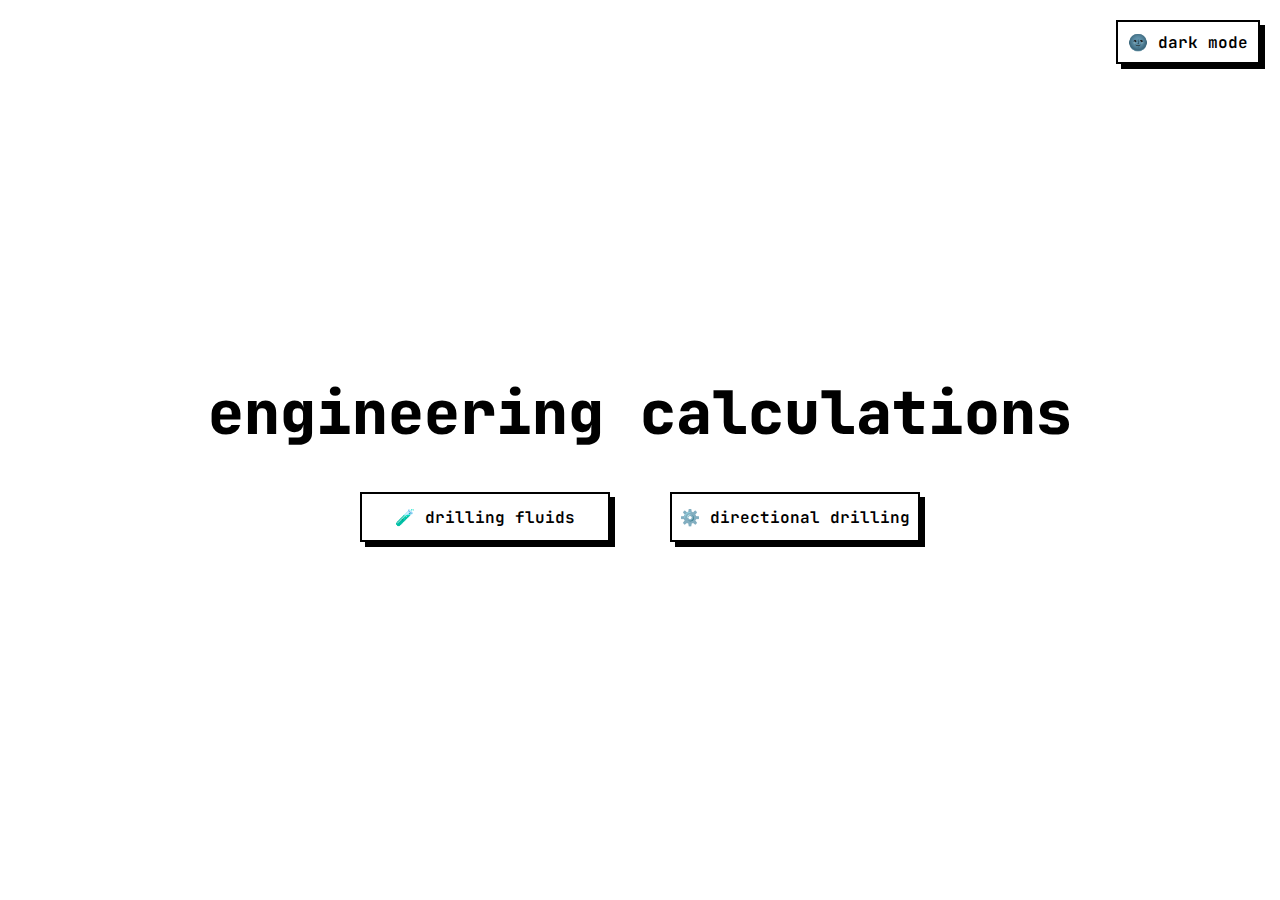
<file: index.html>
<!DOCTYPE html>
<html lang="en">
<head>
    <meta charset="UTF-8">
    <meta http-equiv="X-UA-Compatible" content="IE=edge">
    <meta name="viewport" content="width=device-width, initial-scale=1.0">
    <link rel="stylesheet" href="style.css">
    <link rel="icon" href="img/Man%20Technologist.png">
    <title>engineering calculations</title>
</head>
<body>
    <div class="main-container">
        <div class="container-item header">
            <div class="header-items mode" onclick="stillInWork()"><a>🌚 dark mode</a></div>
        </div>
        <div class="container-item paragraph">
            <div class="paragraph-item">engineering calculations</div>
        </div>
        <div class="container-item buttons">
            <div class="buttons-item"><a class="pages" href="index_df.html"><button class="button1">🧪 drilling fluids</button></a></div>
            <div class="buttons-item"><a class="pages" href="#"><button class="button2" onclick="stillInWork()">⚙️ directional drilling</button></a></div>
        </div>
    </div>

    <script src="script.js"></script>
</body>
</html>
</file>
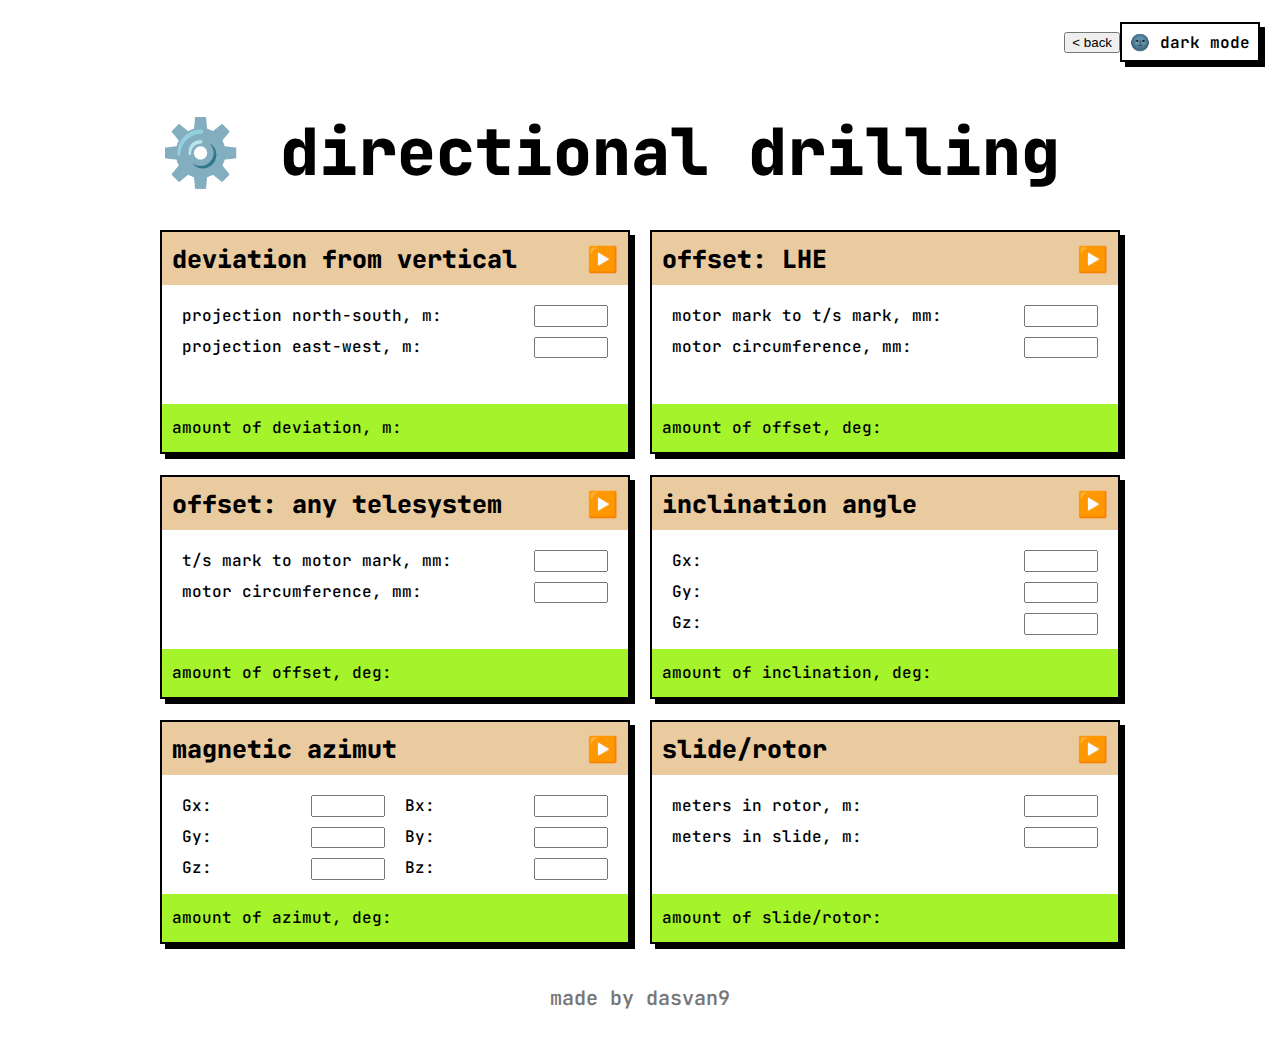
<file: index_dd.html>
<!DOCTYPE html>
<html lang="en">
<head>
    <meta charset="UTF-8">
    <meta http-equiv="X-UA-Compatible" content="IE=edge">
    <meta name="viewport" content="width=device-width, initial-scale=1.0 user-scalable=no">
    <link rel="stylesheet" href="style_dd.css">
    <link rel="icon" href="img/Gear.png">
    <title>directional drilling</title>
</head>
<body>
<div class="main-container">
    <div class="container-item header header-line">
        <div class="header-items"><a href="index.html"><button class="buttonAll back">< back</button></a></div>
        <div class="header-items" onclick="changeTheme()"><button class="buttonAll mode">🌚 dark mode</button></div>
    </div>
    <div class="container-item body">
        <div class="body-item paragraph">⚙️ directional drilling</div>
        <div class="body-item items">
            <div class="body-items one">
                <div class="grid">
                    <div class="one-item one-head">deviation from vertical</div>
                    <div class="grid-item play" onclick="deviationFromVertical()">▶️</div>
                </div>
                <div class="one-item one-body">
                    <div class="one-body-left">
                        <div class="one-body-left-item">projection north-south, m: </div>
                        <div class="one-body-left-item">projection east-west, m: </div>
                    </div>
                    <div class="one-body-right">
                        <div class="one-body-right-container"><input type="number" class="projectionNorthSouth"></div>
                        <div class="one-body-right-container"><input type="number" class="projectionEastWest"></div>
                    </div>
                </div>
                <div class="one-item one-foot">
                    <div class="one-foot-item-amount">amount of deviation, m:</div>
                    <div class="one-foot-item"><p class="one-foot-item-p amount-p deviationFromVertical"></p></div>
                </div>
            </div>
            <div class="body-items two">
                <div class="grid">
                    <div class="one-item one-head">offset: LHE</div>
                    <div class="grid-item play" onclick="offsetLHE()">▶️</div>
                </div>
                <div class="one-item one-body">
                    <div class="one-body-left">
                        <div class="one-body-left-item">motor mark to t/s mark, mm: </div>
                        <div class="one-body-left-item">motor circumference, mm: </div>
                    </div>
                    <div class="one-body-right">
                        <div class="one-body-right-container"><input type="number" class="telemetrySystemMark"></div>
                        <div class="one-body-right-container"><input type="number" class="downholeMotorCircumference"></div>
                    </div>
                </div>
                <div class="one-item one-foot">
                    <div class="one-foot-item-amount">amount of offset, deg:</div>
                    <div class="one-foot-item"><p class="one-foot-item-p amount-p annulusVelocity offsetLHE"></p></div>
                </div>
            </div>
            <div class="body-items three">
                <div class="grid">
                    <div class="one-item one-head">offset: any telesystem</div>
                    <div class="grid-item play" onclick="offsetAny()">▶️</div>
                </div>
                <div class="one-item one-body">
                    <div class="one-body-left">
                        <div class="one-body-left-item">t/s mark to motor mark, mm: </div>
                        <div class="one-body-left-item">motor circumference, mm: </div>
                    </div>
                    <div class="one-body-right">
                        <div class="one-body-right-container"><input type="number" class="markToMotor"></div>
                        <div class="one-body-right-container"><input type="number" class="motorCircumference"></div>
                    </div>
                </div>
                <div class="one-item one-foot">
                    <div class="one-foot-item-amount">amount of offset, deg:</div>
                    <div class="one-foot-item"><p class="one-foot-item-p amount-p offsetAny"></p></div>
                </div>
            </div>
            <div class="body-items four">
                <div class="grid">
                    <div class="one-item one-head">inclination angle</div>
                    <div class="grid-item play" onclick="inclinationAngle()">▶️</div>
                </div>
                <div class="one-item one-body">
                    <div class="one-body-left">
                        <div class="one-body-left-item">Gx: </div>
                        <div class="one-body-left-item">Gy: </div>
                        <div class="one-body-left-item">Gz: </div>
                    </div>
                    <div class="one-body-right">
                        <div class="one-body-right-container"><input type="number" class="Gx"></div>
                        <div class="one-body-right-container"><input type="number" class="Gy"></div>
                        <div class="one-body-right-container"><input type="number" class="Gz"></div>
                    </div>
                </div>
                <div class="one-item one-foot">
                    <div class="one-foot-item-amount">amount of inclination, deg:</div>
                    <div class="one-foot-item"><p class="one-foot-item-p amount-p inclinationAngle"></p></div>
                </div>
            </div>
            <div class="body-items five">
                <div class="grid">
                    <div class="one-item one-head grid-item">magnetic azimut</div>
                    <div class="grid-item play" onclick="magneticAzimut()">▶️</div>
                </div>
                <div class="one-item one-body two-columns">
                    <div class="one-body-left two-columns-left">
                        <div class="one-body-left-item-par">
                            <div class="one-body-left-item">Gx: </div>
                            <div class="one-body-left-item">Gy: </div>
                            <div class="one-body-left-item">Gz: </div>
                        </div>
                        <div class="one-body-left-item-input">
                            <div class="one-body-right-container"><input type="number" class="Gx-azimut"></div>
                            <div class="one-body-right-container"><input type="number" class="Gy-azimut"></div>
                            <div class="one-body-right-container"><input type="number" class="Gz-azimut"></div>
                        </div>
                    </div>
                    <div class="one-body-right two-columns-right">
                        <div class="one-body-right-item-par">
                            <div class="one-body-left-item">Bx: </div>
                            <div class="one-body-left-item">By: </div>
                            <div class="one-body-left-item">Bz: </div>
                        </div>
                        <div class="one-body-right-item-input">
                            <div class="one-body-right-container"><input type="number" class="Bx-azimut"></div>
                            <div class="one-body-right-container"><input type="number" class="By-azimut"></div>
                            <div class="one-body-right-container"><input type="number" class="Bz-azimut"></div>
                        </div>
                    </div>
                </div>
                <div class="one-item one-foot">
                    <div class="one-foot-item-amount">amount of azimut, deg:</div>
                    <div class="one-foot-item"><p class="one-foot-item-p amount-p magneticAzimut"></p></div>
                </div>
            </div>
            <div class="body-items six">
                <div class="grid">
                    <div class="one-item one-head grid-item">slide/rotor</div>
                    <div class="grid-item play" onclick="slideRotor()">▶️</div>
                </div>
                <div class="one-item one-body">
                    <div class="one-body-left">
                        <div class="one-body-left-item">meters in rotor, m: </div>
                        <div class="one-body-left-item">meters in slide, m: </div>
                    </div>
                    <div class="one-body-right">
                        <div class="one-body-right-container"><input type="number" class="metersInRotor"></div>
                        <div class="one-body-right-container"><input type="number" class="metersInSlide"></div>
                    </div>
                </div>
                <div class="one-item one-foot">
                    <div class="one-foot-item-amount">amount of slide/rotor: </div>
                    <div class="one-foot-item"><p class="one-foot-item-p amount-p slideRotor"></p></div>
                </div>
            </div>
        </div>
    </div>
    <div class="container-item footer">made by dasvan9</div>
</div>

<script src="script.js"></script>
</body>
</html>
</file>
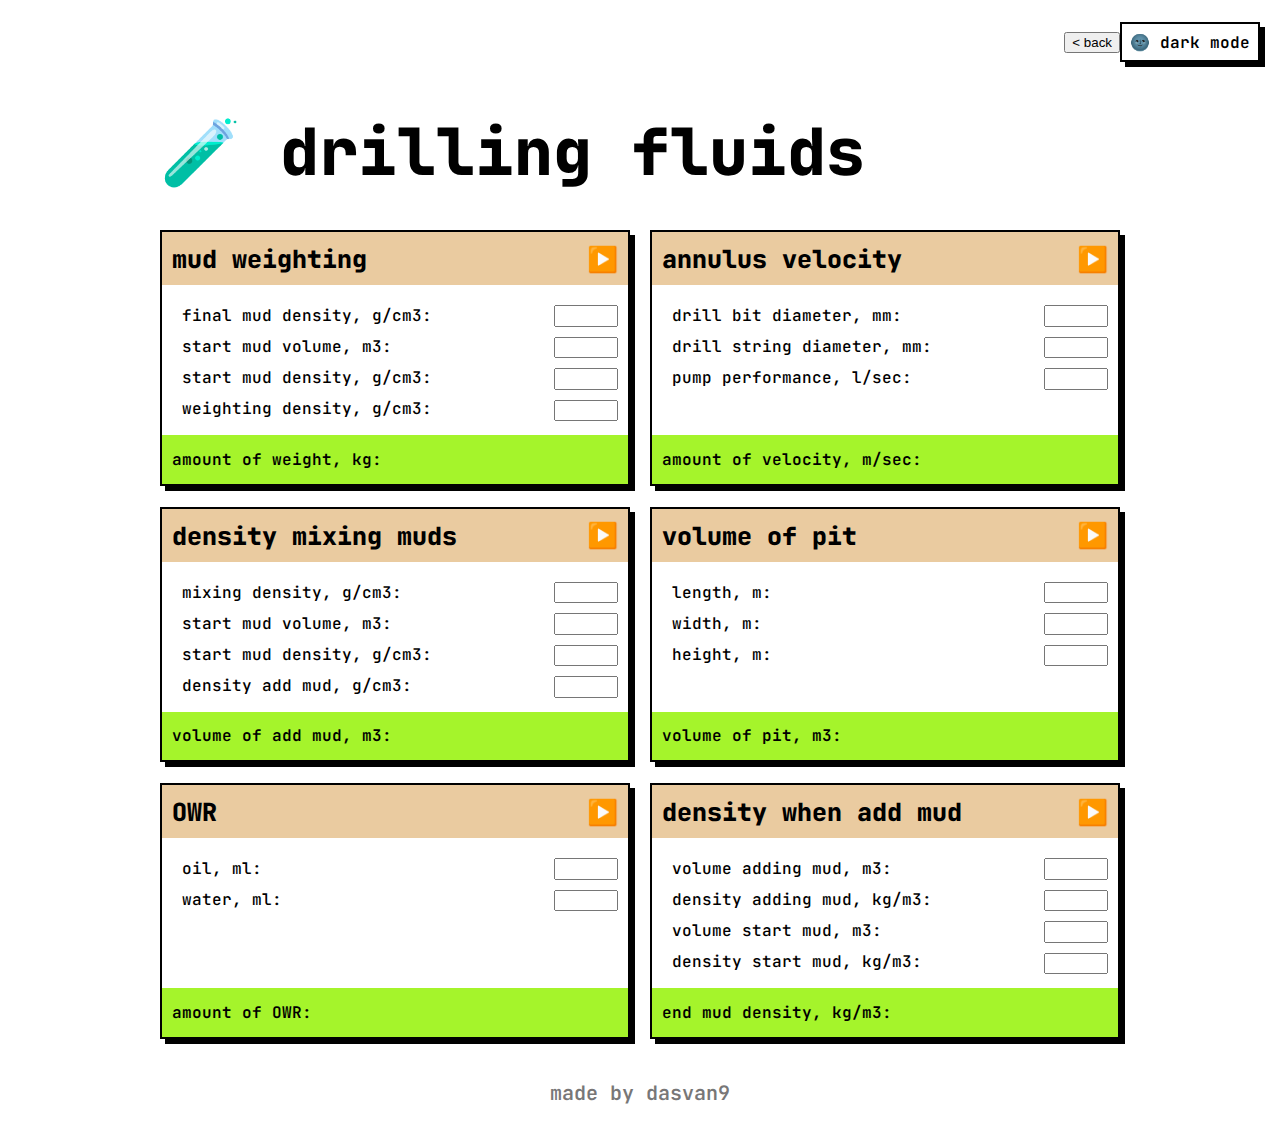
<file: index_df.html>
<!DOCTYPE html>
<html lang="en">
<head>
    <meta charset="UTF-8">
    <meta http-equiv="X-UA-Compatible" content="IE=edge">
    <meta name="viewport" content="width=device-width, initial-scale=1.0 user-scalable=no">
    <link rel="stylesheet" href="style_df.css">
    <link rel="icon" href="img/Test%20Tube.png">
    <title>drilling fluids</title>
</head>
<body>
<div class="main-container">
    <div class="container-item header header-line">
        <div class="header-items"><a href="index.html"><button class="buttonAll back">< back</button></a></div>
        <div class="header-items" onclick="changeTheme()"><button class="buttonAll mode">🌚 dark mode</button></div>
    </div>
    <div class="container-item body">
        <div class="body-item paragraph">🧪 drilling fluids</div>
        <div class="body-item items">
            <div class="body-items one">
                <div class="grid">
                    <div class="one-item one-head">mud weighting</div>
                    <div class="grid-item play" onclick="mudWeighting()">▶️</div>
                </div>
                <div class="one-item one-body">
                    <div class="one-body-left">
                        <div class="one-body-left-item">final mud density, g/сm3: </div>
                        <div class="one-body-left-item">start mud volume, m3: </div>
                        <div class="one-body-left-item">start mud density, g/сm3: </div>
                        <div class="one-body-left-item">weighting density, g/сm3: </div>
                    </div>
                    <div class="one-body-right">
                        <div class="one-body-right-container"><input type="number" class="finalMudDensity"></div>
                        <div class="one-body-right-container"><input type="number" class="startMudVolume"></div>
                        <div class="one-body-right-container"><input type="number" class="startMudDensity"></div>
                        <div class="one-body-right-container"><input type="number" class="weightingDensity"></div>
                    </div>
                </div>
                <div class="one-item one-foot">
                    <div class="one-foot-item-amount">amount of weight, kg:</div>
                    <div class="one-foot-item"><p class="one-foot-item-p amount-p mudWeighting"></p></div>
                </div>
            </div>
            <div class="body-items two">
                <div class="grid">
                    <div class="one-item one-head">annulus velocity</div>
                    <div class="grid-item play" onclick="annulusVelocity()">▶️</div>
                </div>
                <div class="one-item one-body">
                    <div class="one-body-left">
                        <div class="one-body-left-item">drill bit diameter, mm: </div>
                        <div class="one-body-left-item">drill string diameter, mm: </div>
                        <div class="one-body-left-item">pump performance, l/sec: </div>
                    </div>
                    <div class="one-body-right">
                        <div class="one-body-right-container"><input type="number" class="drillBitDiameter"></div>
                        <div class="one-body-right-container"><input type="number" class="drillStringDiameter"></div>
                        <div class="one-body-right-container"><input type="number" class="pumpPerformance"></div>
                    </div>
                </div>
                <div class="one-item one-foot">
                    <div class="one-foot-item-amount">amount of velocity, m/sec:</div>
                    <div class="one-foot-item"><p class="one-foot-item-p amount-p annulusVelocity"></p></div>
                </div>
            </div>
            <div class="body-items three">
                <div class="grid">
                    <div class="one-item one-head">density mixing muds</div>
                    <div class="grid-item play" onclick="densityMixingMuds()">▶️</div>
                </div>
                <div class="one-item one-body">
                    <div class="one-body-left">
                        <div class="one-body-left-item">mixing density, g/cm3: </div>
                        <div class="one-body-left-item">start mud volume, m3: </div>
                        <div class="one-body-left-item">start mud density, g/cm3: </div>
                        <div class="one-body-left-item">density add mud, g/cm3: </div>
                    </div>
                    <div class="one-body-right">
                        <div class="one-body-right-container"><input type="number" class="mixingDensity"></div>
                        <div class="one-body-right-container"><input type="number" class="startMudVolume-2"></div>
                        <div class="one-body-right-container"><input type="number" class="startMudDensity-2"></div>
                        <div class="one-body-right-container"><input type="number" class="densityAddMud"></div>
                    </div>
                </div>
                <div class="one-item one-foot">
                    <div class="one-foot-item-amount">volume of add mud, m3:</div>
                    <div class="one-foot-item"><p class="one-foot-item-p amount-p densityMixingMuds"></p></div>
                </div>
            </div>
            <div class="body-items four">
                <div class="grid">
                    <div class="one-item one-head">volume of pit</div>
                    <div class="grid-item play" onclick="volumeOfPit()">▶️</div>
                </div>
                <div class="one-item one-body">
                    <div class="one-body-left">
                        <div class="one-body-left-item">length, m: </div>
                        <div class="one-body-left-item">width, m: </div>
                        <div class="one-body-left-item">height, m: </div>
                    </div>
                    <div class="one-body-right">
                        <div class="one-body-right-container"><input type="number" class="length"></div>
                        <div class="one-body-right-container"><input type="number" class="width"></div>
                        <div class="one-body-right-container"><input type="number" class="height"></div>
                    </div>
                </div>
                <div class="one-item one-foot">
                    <div class="one-foot-item-amount">volume of pit, m3:</div>
                    <div class="one-foot-item"><p class="one-foot-item-p amount-p volumeOfPit"></p></div>
                </div>
            </div>
            <div class="body-items five">
                <div class="grid">
                    <div class="one-item one-head grid-item">OWR</div>
                    <div class="grid-item play" onclick="OWR()">▶️</div>
                </div>
                <div class="one-item one-body">
                    <div class="one-body-left">
                        <div class="one-body-left-item">oil, ml: </div>
                        <div class="one-body-left-item">water, ml: </div>
                    </div>
                    <div class="one-body-right">
                        <div class="one-body-right-container"><input type="number" class="oil"></div>
                        <div class="one-body-right-container"><input type="number" class="water"></div>
                    </div>
                </div>
                <div class="one-item one-foot">
                    <div class="one-foot-item-amount">amount of OWR:</div>
                    <div class="one-foot-item"><p class="one-foot-item-p amount-p OWR"></p></div>
                </div>
            </div>
            <div class="body-items six">
                <div class="grid">
                    <div class="one-item one-head grid-item">density when add mud</div>
                    <div class="grid-item play" onclick="densityWhenAddMud()">▶️</div>
                </div>
                <div class="one-item one-body">
                    <div class="one-body-left">
                        <div class="one-body-left-item">volume adding mud, m3: </div>
                        <div class="one-body-left-item">density adding mud, kg/m3: </div>
                        <div class="one-body-left-item">volume start mud, m3: </div>
                        <div class="one-body-left-item">density start mud, kg/m3: </div>
                    </div>
                    <div class="one-body-right">
                        <div class="one-body-right-container"><input type="number" class="volumeAddingMud"></div>
                        <div class="one-body-right-container"><input type="number" class="densityAddingMud"></div>
                        <div class="one-body-right-container"><input type="number" class="volumeStartMud"></div>
                        <div class="one-body-right-container"><input type="number" class="densityStartMud"></div>
                    </div>
                </div>
                <div class="one-item one-foot">
                    <div class="one-foot-item-amount">end mud density, kg/m3:</div>
                    <div class="one-foot-item"><p class="one-foot-item-p amount-p densityWhenAddMud"></p></div>
                </div>
            </div>
        </div>
    </div>
    <div class="container-item footer">made by dasvan9</div>
</div>

<script src="script.js"></script>
</body>
</html>
</file>
<file: style.css>
@font-face {
    font-family: "JBMono";
    src: url("fonts/JetBrainsMono.ttf");
}

body {
    margin: 0;
    height: 100vh;
}

.body-black {
    background-color: #000000;
    color: #FFFFFF;
}

.main-container {
    width: 100%;
    height: 100%;
    display: grid;
    grid-template-rows: auto 1fr 1fr;
    align-content: center;
}

.header {
    display: flex;
    justify-content: end;
    align-items: center;
    padding: 20px;
}


.header-items {
    display: flex;
    align-items: center;
    justify-content: center;
}


.mode {
    font-family: "JBMono", sans-serif;
    font-weight: 600;
    padding: 0;
    background-color: white;
    width: 140px;
    height: 40px;
    font-size: 16px;
    border: solid 2px black;
    cursor: pointer;
    color: black;
    box-shadow: 5px 5px 0 black;
    position: relative;
    bottom: 0;
    right: 0;
    transition: 0.3s;
}

.mode:hover, .button1:hover, .button2:hover, .button3:hover {
    box-shadow: 10px 10px 0;
    bottom: 3px;
    right: 3px;
}

.buttons {
    display: flex;
    justify-content: center;
}

.paragraph {
    display: grid;
    align-content: end;
    justify-content: center;
    font-size: 60px;
    padding-bottom: 40px;
    font-family: "JBMono", sans-serif;
    font-weight: 800;
    text-align: center;
}

.paragraph-item {
    transition: 0.3s;
}

.button1, .button2, .button3 {
    font-family: "JBMono", sans-serif;
    font-weight: 600;
    border: solid 2px black;
    margin: 0 30px 0 30px;
    padding: 0;
    height: 50px;
    width: 250px;
    font-size: 100%;
    cursor: pointer;
    background-color: white;
    color: black;
    box-shadow: 5px 5px 0 black;
    position: relative;
    bottom: 0;
    right: 0;
    transition: 0.3s;
}

.button-black {
    color: white;
    border: solid 2px rgb(124, 124, 131);
    background-color: black;
    box-shadow: 5px 5px 0 rgb(93, 93, 97);
}

.button-black:hover {
    box-shadow: 10px 10px 0 rgb(93, 93, 97);
    bottom: 3px;
    right: 3px;
}

.button3 {
    margin-top: 30px;
}

.pages {
    text-decoration: none;
}

@media (min-width: 860px) and (max-width: 970px) {
    .mode {
        width: 129px;
        height: 37px;
        font-size: 92%;
    }

    .paragraph-item {
        font-size: 55px;
    }

    .button1, .button2, .button3 {
        margin: 0 28px 28px 28px;
        height: 46px;
        width: 230px;
        font-size: 92%;
    }
}

@media (min-width: 700px) and (max-width: 859px) {
    .mode {
        width: 105px;
        height: 30px;
        font-size: 75%;
    }

    .paragraph-item {
        font-size: 45px;
    }

    .buttons {
        align-items: center;
        justify-content: start;
        flex-direction: column;
    }

    .button1, .button2, .button3 {
        margin: 0 23px 23px 23px;
        height: 38px;
        width: 188px;
        font-size: 75%;
    }
}

@media (min-width: 300px) and (max-width: 699px) {
    .mode {
        width: 100px;
        height: 27px;
        font-size: 67%;
    }

    .paragraph-item {
        font-size: 40px;
    }

    .buttons {
        justify-content: start;
        align-items: center;
        flex-direction: column;
    }

    .button1, .button2, .button3 {
        margin: 0 20px 20px 20px;
        height: 34px;
        width: 188px;
        font-size: 67%;
    }

    .button1:hover, .button2:hover, .button3:hover {
        box-shadow: 5px 5px 0;
        bottom: 0;
        right: 0;
    }

    .mode:hover, .back:hover {
        box-shadow: 5px 5px 0 black;
        bottom: 0;
        right: 0;
    }

    .button-black {
        box-shadow: 5px 5px 0 rgb(93, 93, 97);
        bottom: 0;
        right: 0;
    }

    .button-black:hover {
        box-shadow: 5px 5px 0 rgb(93, 93, 97);
        bottom: 0;
        right: 0;
    }
}
</file>
<file: style_dd.css>
@font-face {
    font-family: "JBMono";
    src: url("fonts/JetBrainsMono.ttf");
}

body {
    margin: 0;
    height: 100%;
}

.main-container {
    width: 100%;
    height: 100%;
    display: grid;
    grid-template-rows: 84px auto auto;
    align-content: center;
}

.header {
    display: flex;
    justify-content: end;
    align-items: center;
    margin: 20px;
}

.header-items {
    display: flex;
    align-items: center;
    justify-content: center;
}

.mode {
    font-family: "JBMono", sans-serif;
    font-weight: 600;
    padding: 0;
    background-color: white;
    width: 140px;
    height: 40px;
    font-size: 16px;
    border: solid 2px black;
    cursor: pointer;
    color: black;
    box-shadow: 5px 5px 0 black;
    position: relative;
    bottom: 0;
    right: 0;
    transition: 0.3s;
}

.mode:hover {
    box-shadow: 10px 10px 0 black;
    bottom: 3px;
    right: 3px;
    color: #818181;
}

.body {
    display: grid;
    grid-template-rows: auto auto;
    padding: 0 160px 0 160px;
}

.paragraph {
    font-size: 65px;
    font-family: "JBMono", sans-serif;
    font-weight: 1000;
    margin: 25px 0 35px 0;
    transition: 0.3s;
}

.items {
    display: grid;
    grid-template: repeat(3, 1fr)/repeat(2, 1fr);
    column-gap: 20px;
    row-gap: 25px;
}

.body-items {
    height: 100%;
}

.one-head {
    font-size: 25px;
    font-family: "JBMono", sans-serif;
    font-weight: 800;
}

.grid {
    display: grid;
    grid-template-columns: auto auto;
    background-color: #eacba0;
    justify-content: space-between;
    align-items: center;
    transition: 0.3s;
}

.grid-item {
    font-size: 25px;
}

.play {
    align-self: center;
    padding: 0 10px 0 0;
    cursor: pointer;
}

.one-item {
    padding: 10px;
}

.one, .two, .three, .four, .five, .six {
    display: grid;
    grid-template-rows: 53px auto 48.5px;
}

.one-body {
    display: grid;
    grid-template-columns: 2fr auto;
}

.body-items {
    border: black solid 2px;
    box-shadow: 5px 5px 0 black;
}

.one-body-left-item {
    padding: 10px 0 0 10px;
    font-family: "JBMono", sans-serif;
    font-weight: 500;
    font-size: 16px;
}

.two-columns {
    display: grid;
    grid-template-columns: 1fr 1fr;
  }

.one-body-left-item-input, .one-body-right-item-input {
    display: flex;
    flex-direction: column;
    align-items: end;
}

.two-columns-left, .two-columns-right {
    display: grid;
    grid-template-columns: repeat(2, 1fr);
}

input {
    width: 70px;
    height: 17.5px;
    padding: 0;
    align-self: center;
    margin: 10px 10px 0 0;
    cursor: pointer;
    font-family: "JBMono", sans-serif;
    text-align: center;
}

.one-body-right-container {
    display: grid;
    justify-items: center;
}

.amount-p {
    text-align: center;
    font-family: "JBMono", sans-serif;
    font-weight: 500;
    margin: 0;
}

.one-foot {
    display: grid;
    grid-template-columns: 2fr auto;
    align-items: center;
    background-color: #a5f42b;
}

.one-foot-item-amount, .one-foot-item-p {
    font-family: "JBMono", sans-serif;
    font-weight: 500;
    font-size: 16px;
}

.footer {
    justify-self: center;
    margin: 45px 0 35px 0;
    font-size: 20px;
    color: #787777;
    font-family: "JBMono", sans-serif;
    font-weight: 600;
}

@media (min-width: 1030px) and (max-width: 1150px) {
    .mode {
        width: 119px;
        height: 34px;
        font-size: 14px;
        transition: 0.3s;
    }

    .one, .two, .three, .four, .five, .six {
        grid-template-rows: 45px auto 41.2px;
    }
    .paragraph {
        font-size: 55px;
    }

    .one-head {
        font-size: 21px;
    }

    .one-item {
        padding: 9px;
    }

    .play {
        padding: 0 9px 0 0;
    }

    .grid-item {
        font-size: 22px;
    }

    .one-body-left-item {
        font-size: 14px;
    }

    input {
        height: 14px;
        font-size: 14px;
    }

    .one-foot-item-amount, .one-foot-item-p {
        font-size: 14px;
    }

    .footer {
        margin: 38px 0 30px 0;
        font-size: 17px;
    }
}

@media (min-width: 640px) and (max-width: 1029px) {
    .body {
        padding: 0 100px 0 100px;
    }

    .items {
        grid-template: repeat(6, 1fr)/repeat(1, 1fr);
    }

    .mode {
        width: 119px;
        height: 34px;
        font-size: 14px;
        transition: 0.3s;
    }

    .one, .two, .three, .four, .five, .six {
        grid-template-rows: 45px auto 41.2px;
    }
    .paragraph {
        font-size: 45px;
    }

    .one-head {
        font-size: 21px;
    }

    .one-item {
        padding: 9px;
    }

    .play {
        padding: 0 9px 0 0;
    }

    .grid-item {
        font-size: 22px;
    }

    .one-body-left-item {
        font-size: 14px;
    }

    input {
        height: 14px;
        font-size: 14px;
    }

    .one-foot-item-amount, .one-foot-item-p {
        font-size: 14px;
    }

    .footer {
        margin: 38px 0 30px 0;
        font-size: 17px;
    }
}

@media (min-width: 554px) and (max-width: 639px) {
    .mode:hover {
        bottom: 0;
        right: 0;
        box-shadow: 5px 5px 0 black;
        color: black;
    }

    .body {
        padding: 0 100px 0 100px;
    }

    .items {
        grid-template: repeat(6, 1fr)/repeat(1, 1fr);
    }

    .mode {
        width: 119px;
        height: 34px;
        font-size: 14px;
        transition: 0.3s;
    }

    .one, .two, .three, .four, .five, .six {
        grid-template-rows: 45px auto 41.2px;
    }
    .paragraph {
        font-size: 35px;
    }

    .one-head {
        font-size: 21px;
    }

    .one-item {
        padding: 9px;
    }

    .play {
        padding: 0 9px 0 0;
    }

    .grid-item {
        font-size: 22px;
    }

    .one-body-left-item {
        font-size: 14px;
    }

    input {
        height: 14px;
        font-size: 14px;
    }

    .one-foot-item-amount, .one-foot-item-p {
        font-size: 14px;
    }

    .footer {
        margin: 38px 0 30px 0;
        font-size: 17px;
    }
}

@media (min-width: 468px) and (max-width: 553px) {
    .mode:hover {
        bottom: 0;
        right: 0;
        box-shadow: 5px 5px 0 black;
        color: black;
    }

    .body {
        padding: 0 100px 0 100px;
    }

    .items {
        grid-template: repeat(6, 1fr)/repeat(1, 1fr);
    }

    .mode {
        width: 93px;
        height: 27px;
        font-size: 11px;
        transition: 0.3s;
    }

    .one, .two, .three, .four, .five, .six {
        grid-template-rows: 45px auto 41.2px;
    }
    .paragraph {
        font-size: 30px;
    }

    .one-head {
        font-size: 16px;
    }

    .one-item {
        padding: 7px;
    }

    .play {
        padding: 0 7px 0 0;
    }

    .grid-item {
        font-size: 17px;
    }

    .one-body-left-item {
        font-size: 11px;
    }

    input {
        height: 11px;
        font-size: 11px;
        margin-top: 9.5px;
    }

    .one-foot-item-amount, .one-foot-item-p {
        font-size: 11px;
    }

    .footer {
        margin: 30px 0 23px 0;
        font-size: 13px;
    }
}

@media (min-width: 300px) and (max-width: 467px) {
    .mode:hover {
        bottom: 0;
        right: 0;
        box-shadow: 5px 5px 0 black;
        color: black;
    }

    .body {
        padding: 0 40px 0 40px;
    }

    .items {
        grid-template: repeat(6, 1fr)/repeat(1, 1fr);
    }

    .mode {
        width: 94px;
        height: 27px;
        font-size: 67%;
        transition: 0.3s;
    }

    .one, .two, .three, .four, .five, .six {
        grid-template-rows: 45px auto 41.2px;
    }
    .paragraph {
        font-size: 30px;
    }

    .one-head {
        font-size: 16px;
    }

    .one-body {
        grid-template-columns: 3fr auto;
    }

    .one-item {
        padding: 7px;
    }

    .play {
        padding: 0 10px 0 0;
    }

    .grid-item {
        font-size: 13px;
    }

    .one-body-left-item {
        font-size: 11px;
    }

    input {
        margin-top: 11px;
        height: 11px;
        font-size: 9px;
        border: 1px solid #787777;
    }

    .one-foot-item-amount, .one-foot-item-p {
        font-size: 11px;
    }

    .footer {
        margin: 30px 0 23px 0;
        font-size: 13px;
    }
}
</file>
<file: style_df.css>
@font-face {
    font-family: "JBMono";
    src: url("fonts/JetBrainsMono.ttf");
}

body {
    margin: 0;
    height: 100%;
}

.main-container {
    width: 100%;
    height: 100%;
    display: grid;
    grid-template-rows: 84px auto auto;
    align-content: center;
}

.header {
    display: flex;
    justify-content: end;
    align-items: center;
    margin: 20px;
}

.header-items {
    display: flex;
    align-items: center;
    justify-content: center;
}

.mode {
    font-family: "JBMono", sans-serif;
    font-weight: 600;
    padding: 0;
    background-color: white;
    width: 140px;
    height: 40px;
    font-size: 16px;
    border: solid 2px black;
    cursor: pointer;
    color: black;
    box-shadow: 5px 5px 0 black;
    position: relative;
    bottom: 0;
    right: 0;
    transition: 0.3s;
}

.mode:hover {
    box-shadow: 10px 10px 0 black;
    bottom: 3px;
    right: 3px;
    color: #818181;
}

.body {
    display: grid;
    grid-template-rows: auto auto;
    padding: 0 160px 0 160px;
}

.paragraph {
    font-size: 65px;
    font-family: "JBMono", sans-serif;
    font-weight: 1000;
    margin: 25px 0 35px 0;
    transition: 0.3s;
}

.items {
    display: grid;
    grid-template: repeat(3, 1fr)/repeat(2, 1fr);
    column-gap: 20px;
    row-gap: 25px;
}

.body-items {
    height: 100%;
}

.one-head {
    font-size: 25px;
    font-family: "JBMono", sans-serif;
    font-weight: 800;
}

.grid {
    display: grid;
    grid-template-columns: auto auto;
    background-color: #eacba0;
    justify-content: space-between;
    align-items: center;
    transition: 0.3s;
}

.grid-item {
    font-size: 25px;
}

.play {
    align-self: center;
    padding: 0 10px 0 0;
    cursor: pointer;
}

.one-item {
    padding: 10px;

}

.one, .two, .three, .four, .five, .six {
    display: grid;
    grid-template-rows: 53px auto 48.5px;
}

.one-body {
    display: grid;
    grid-template-columns: 2fr auto;
}

.body-items {
    border: black solid 2px;
    box-shadow: 5px 5px 0 black;
}

.one-body-left-item {
    padding: 10px 0 0 10px;
    font-family: "JBMono", sans-serif;
    font-weight: 500;
    font-size: 16px;
}

input {
    width: 60px;
    height: 17.5px;
    padding: 0;
    align-self: center;
    margin: 10px 0 0 0;
    cursor: pointer;
    font-family: "JBMono", sans-serif;
    text-align: center;
}

.one-body-right-container {
    display: grid;
    justify-items: center;
}

.amount-p {
    text-align: center;
    font-family: "JBMono", sans-serif;
    font-weight: 500;
    margin: 0;
}

.one-foot {
    display: grid;
    grid-template-columns: 2fr 64px;
    align-items: center;
    background-color: #a5f42b;
}

.one-foot-item-amount, .one-foot-item-p {
    font-family: "JBMono", sans-serif;
    font-weight: 600;
    font-size: 16px;
}

.footer {
    justify-self: center;
    margin: 45px 0 35px 0;
    font-size: 20px;
    color: #787777;
    font-family: "JBMono", sans-serif;
    font-weight: 600;
}

@media (min-width: 1014px) and (max-width: 1140px) {
    .mode {
        width: 119px;
        height: 34px;
        font-size: 14px;
        transition: 0.3s;
    }

    .one, .two, .three, .four, .five, .six {
        grid-template-rows: 45px auto 41.2px;
    }
    .paragraph {
        font-size: 55px;
    }

    .one-head {
        font-size: 21px;
    }

    .one-item {
        padding: 9px;
    }

    .play {
        padding: 0 9px 0 0;
    }

    .grid-item {
        font-size: 22px;
    }

    .one-body-left-item {
        font-size: 14px;
    }

    input {
        height: 14px;
        font-size: 14px;
    }

    .one-foot-item-amount, .one-foot-item-p {
        font-size: 14px;
    }

    .footer {
        margin: 38px 0 30px 0;
        font-size: 17px;
    }
}

@media (min-width: 640px) and (max-width: 1013px) {
    .body {
        padding: 0 100px 0 100px;
    }

    .items {
        grid-template: repeat(6, 1fr)/repeat(1, 1fr);
    }

    .mode {
        width: 119px;
        height: 34px;
        font-size: 14px;
        transition: 0.3s;
    }

    .one, .two, .three, .four, .five, .six {
        grid-template-rows: 45px auto 41.2px;
    }
    .paragraph {
        font-size: 45px;
    }

    .one-head {
        font-size: 21px;
    }

    .one-item {
        padding: 9px;
    }

    .play {
        padding: 0 9px 0 0;
    }

    .grid-item {
        font-size: 22px;
    }

    .one-body-left-item {
        font-size: 14px;
    }

    input {
        height: 14px;
        font-size: 14px;
    }

    .one-foot-item-amount, .one-foot-item-p {
        font-size: 14px;
    }

    .footer {
        margin: 38px 0 30px 0;
        font-size: 17px;
    }
}

@media (min-width: 524px) and (max-width: 639px) {
    .body {
        padding: 0 100px 0 100px;
    }

    .items {
        grid-template: repeat(6, 1fr)/repeat(1, 1fr);
    }

    .mode {
        width: 119px;
        height: 34px;
        font-size: 14px;
        transition: 0.3s;
    }

    .one, .two, .three, .four, .five, .six {
        grid-template-rows: 45px auto 41.2px;
    }
    .paragraph {
        font-size: 35px;
    }

    .one-head {
        font-size: 21px;
    }

    .one-item {
        padding: 9px;
    }

    .play {
        padding: 0 9px 0 0;
    }

    .grid-item {
        font-size: 22px;
    }

    .one-body-left-item {
        font-size: 14px;
    }

    input {
        height: 14px;
        font-size: 14px;
    }

    .one-foot-item-amount, .one-foot-item-p {
        font-size: 14px;
    }

    .footer {
        margin: 38px 0 30px 0;
        font-size: 17px;
    }
}

@media (min-width: 468px) and (max-width: 523px) {
    .body {
        padding: 0 100px 0 100px;
    }

    .items {
        grid-template: repeat(6, 1fr)/repeat(1, 1fr);
    }

    .mode {
        width: 93px;
        height: 27px;
        font-size: 11px;
        transition: 0.3s;
    }

    .one, .two, .three, .four, .five, .six {
        grid-template-rows: 45px auto 41.2px;
    }
    .paragraph {
        font-size: 30px;
    }

    .one-head {
        font-size: 16px;
    }

    .one-item {
        padding: 7px;
    }

    .play {
        padding: 0 7px 0 0;
    }

    .grid-item {
        font-size: 17px;
    }

    .one-body-left-item {
        font-size: 11px;
    }

    input {
        height: 11px;
        font-size: 11px;
        margin-top: 9.5px;
    }

    .one-foot-item-amount, .one-foot-item-p {
        font-size: 11px;
    }

    .footer {
        margin: 30px 0 23px 0;
        font-size: 13px;
    }
}

@media (min-width: 300px) and (max-width: 467px) {
    .body {
        padding: 0 40px 0 40px;
    }

    .items {
        grid-template: repeat(6, 1fr)/repeat(1, 1fr);
    }

    .mode {
        width: 94px;
        height: 27px;
        font-size: 67%;
        transition: 0.3s;
    }

    .one, .two, .three, .four, .five, .six {
       grid-template-rows: 45px auto 41.2px;
    }
    .paragraph {
        font-size: 30px;
    }

    .one-head {
        font-size: 16px;
    }

    .one-body {
        grid-template-columns: 3fr auto;
    }

    .one-item {
       padding: 7px;
    }

    .play {
        padding: 0 10px 0 0;
    }

    .grid-item {
        font-size: 13px;
    }

    .one-body-left-item {
        font-size: 11px;
    }

    input {
        margin-top: 11px;
        height: 12px;
        width: 35px;
        font-size: 9px;
        border: 1px solid #787777;
    }

    .one-foot-item-amount, .one-foot-item-p {
        font-size: 11px;
    }

    .footer {
        margin: 30px 0 23px 0;
        font-size: 13px;
    }
}
</file>
